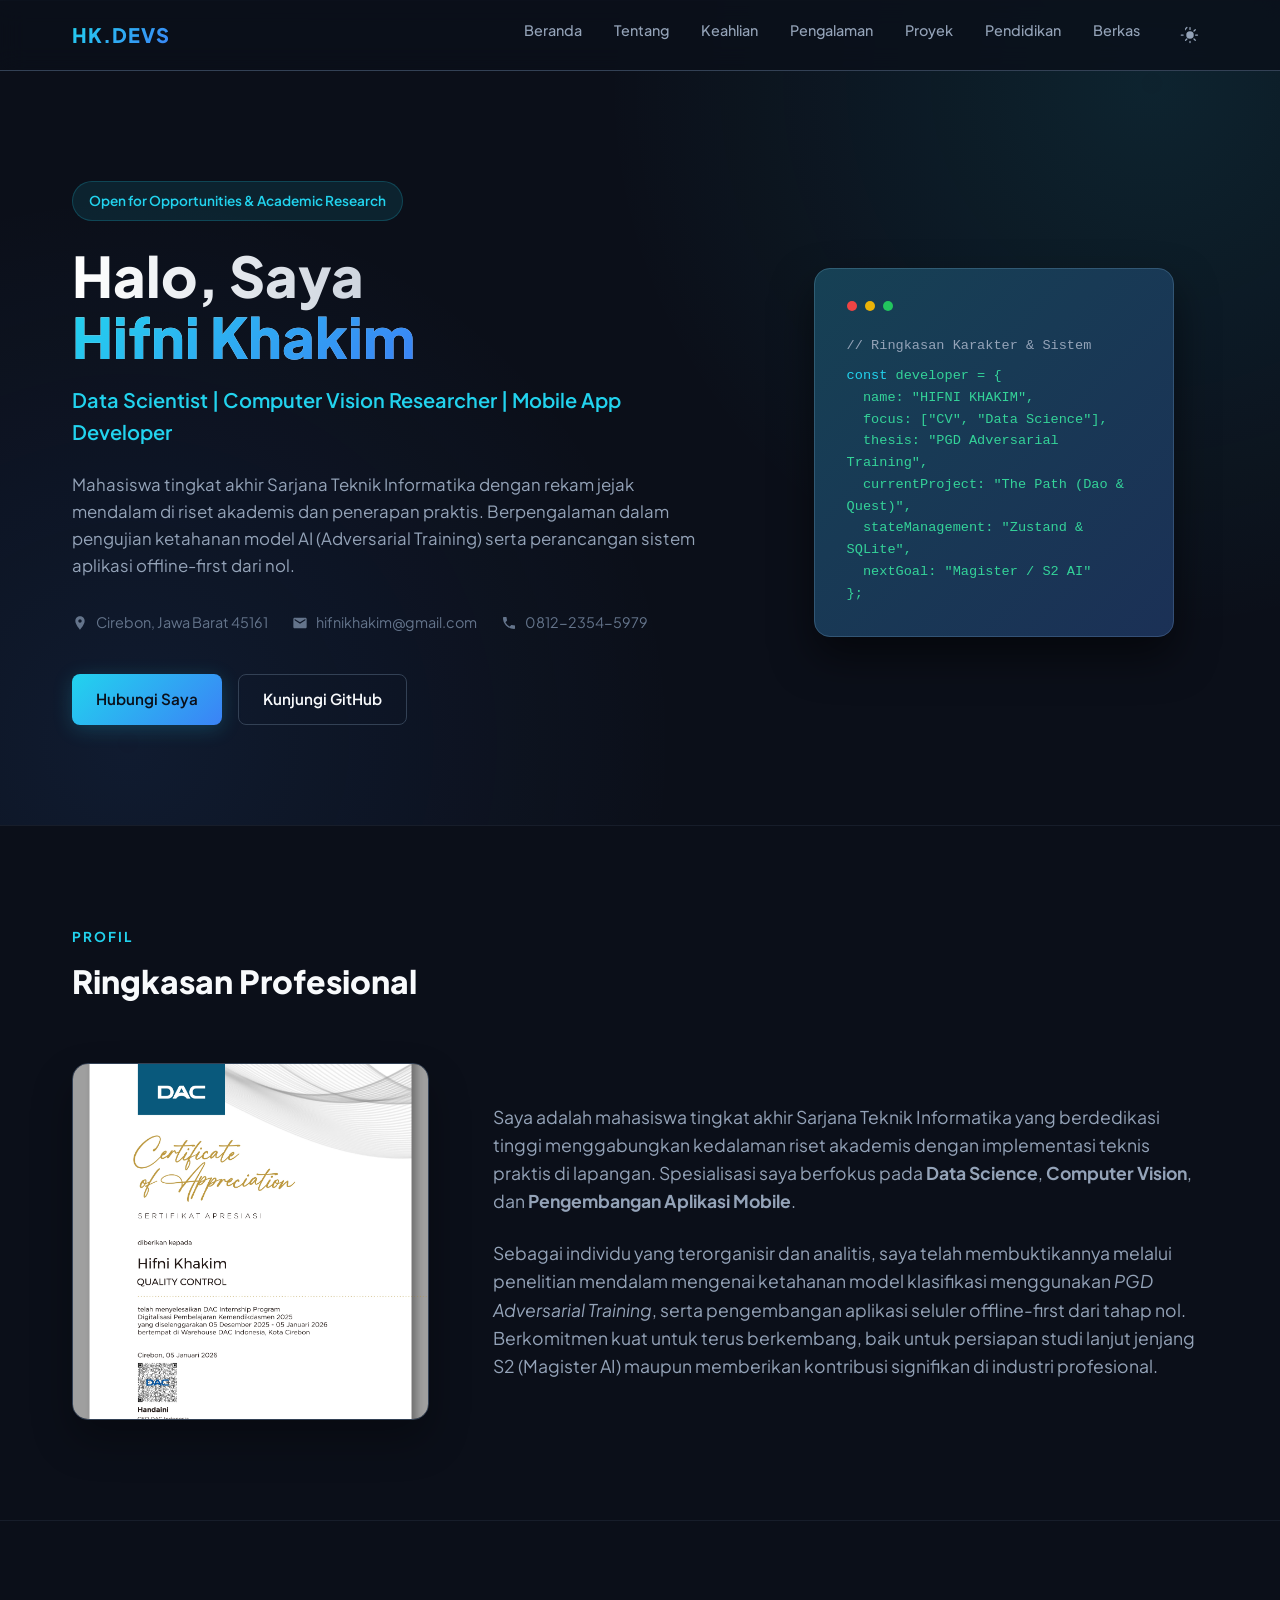
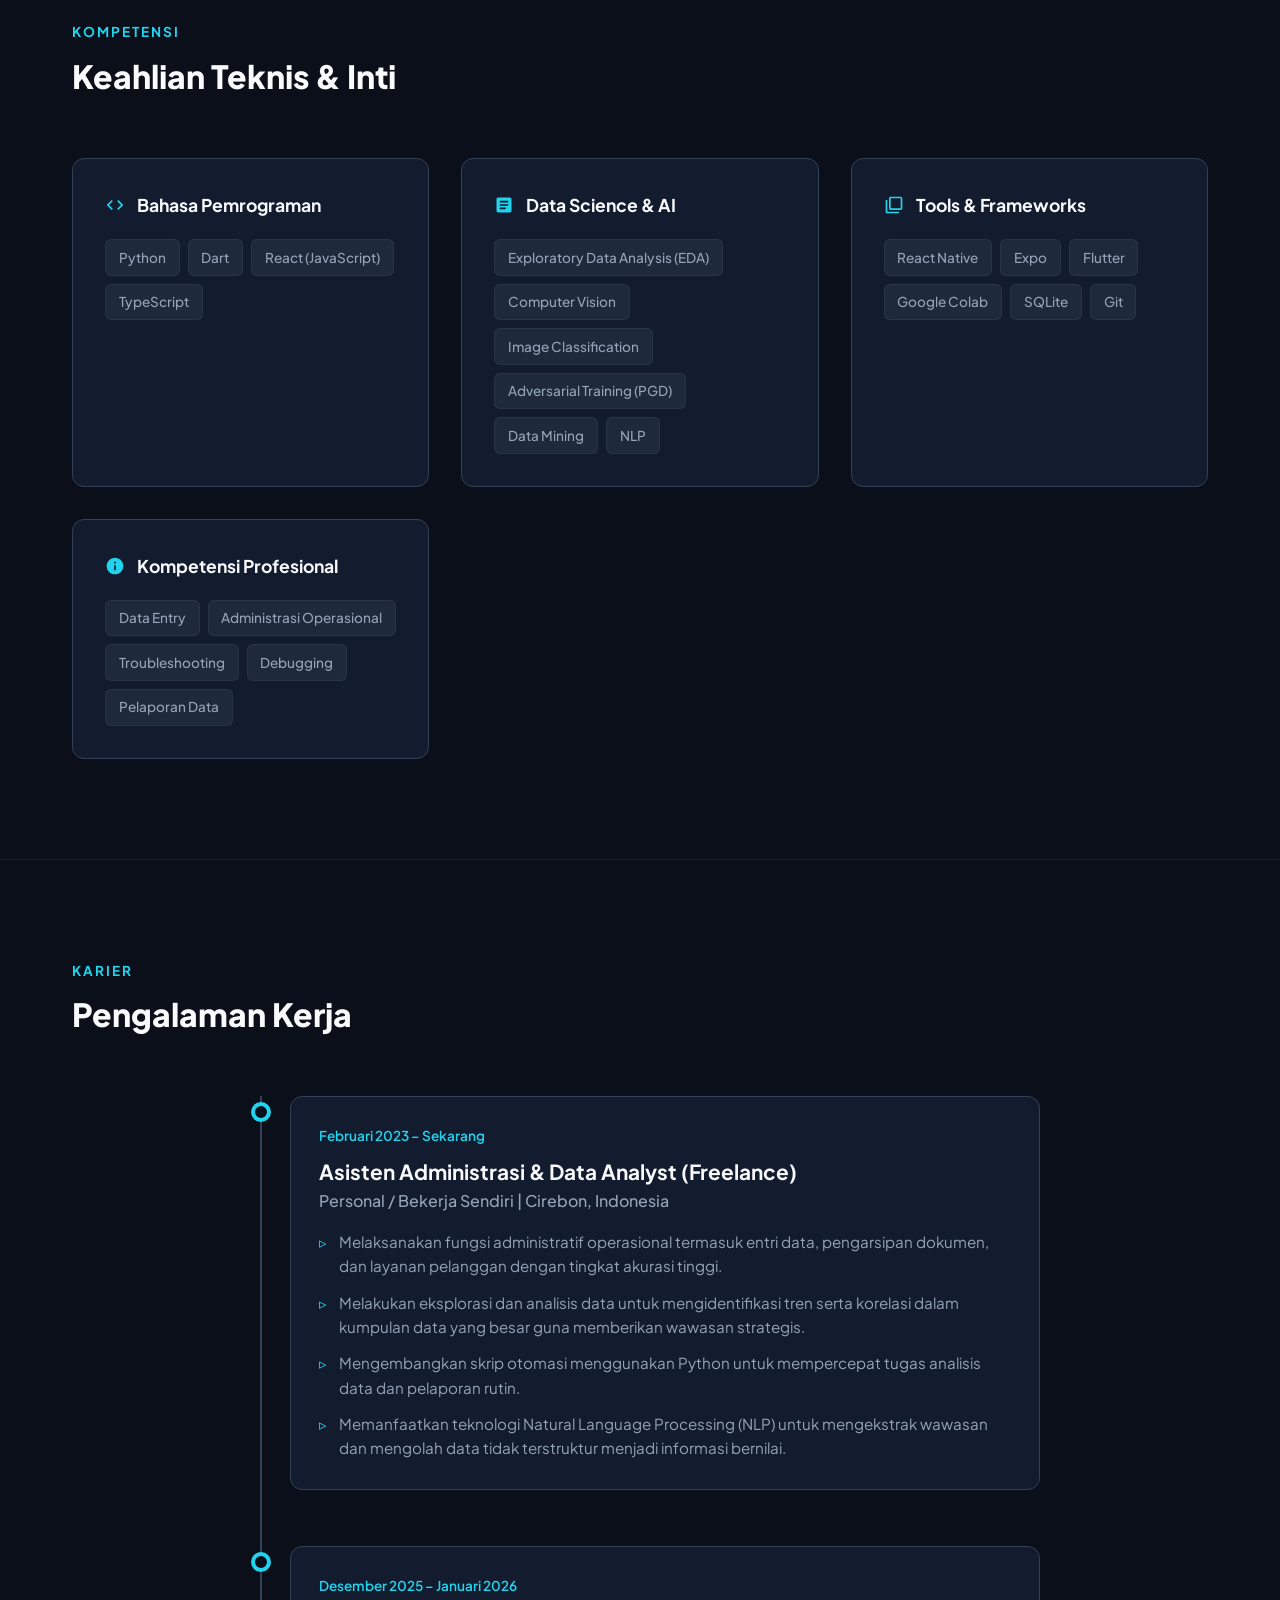
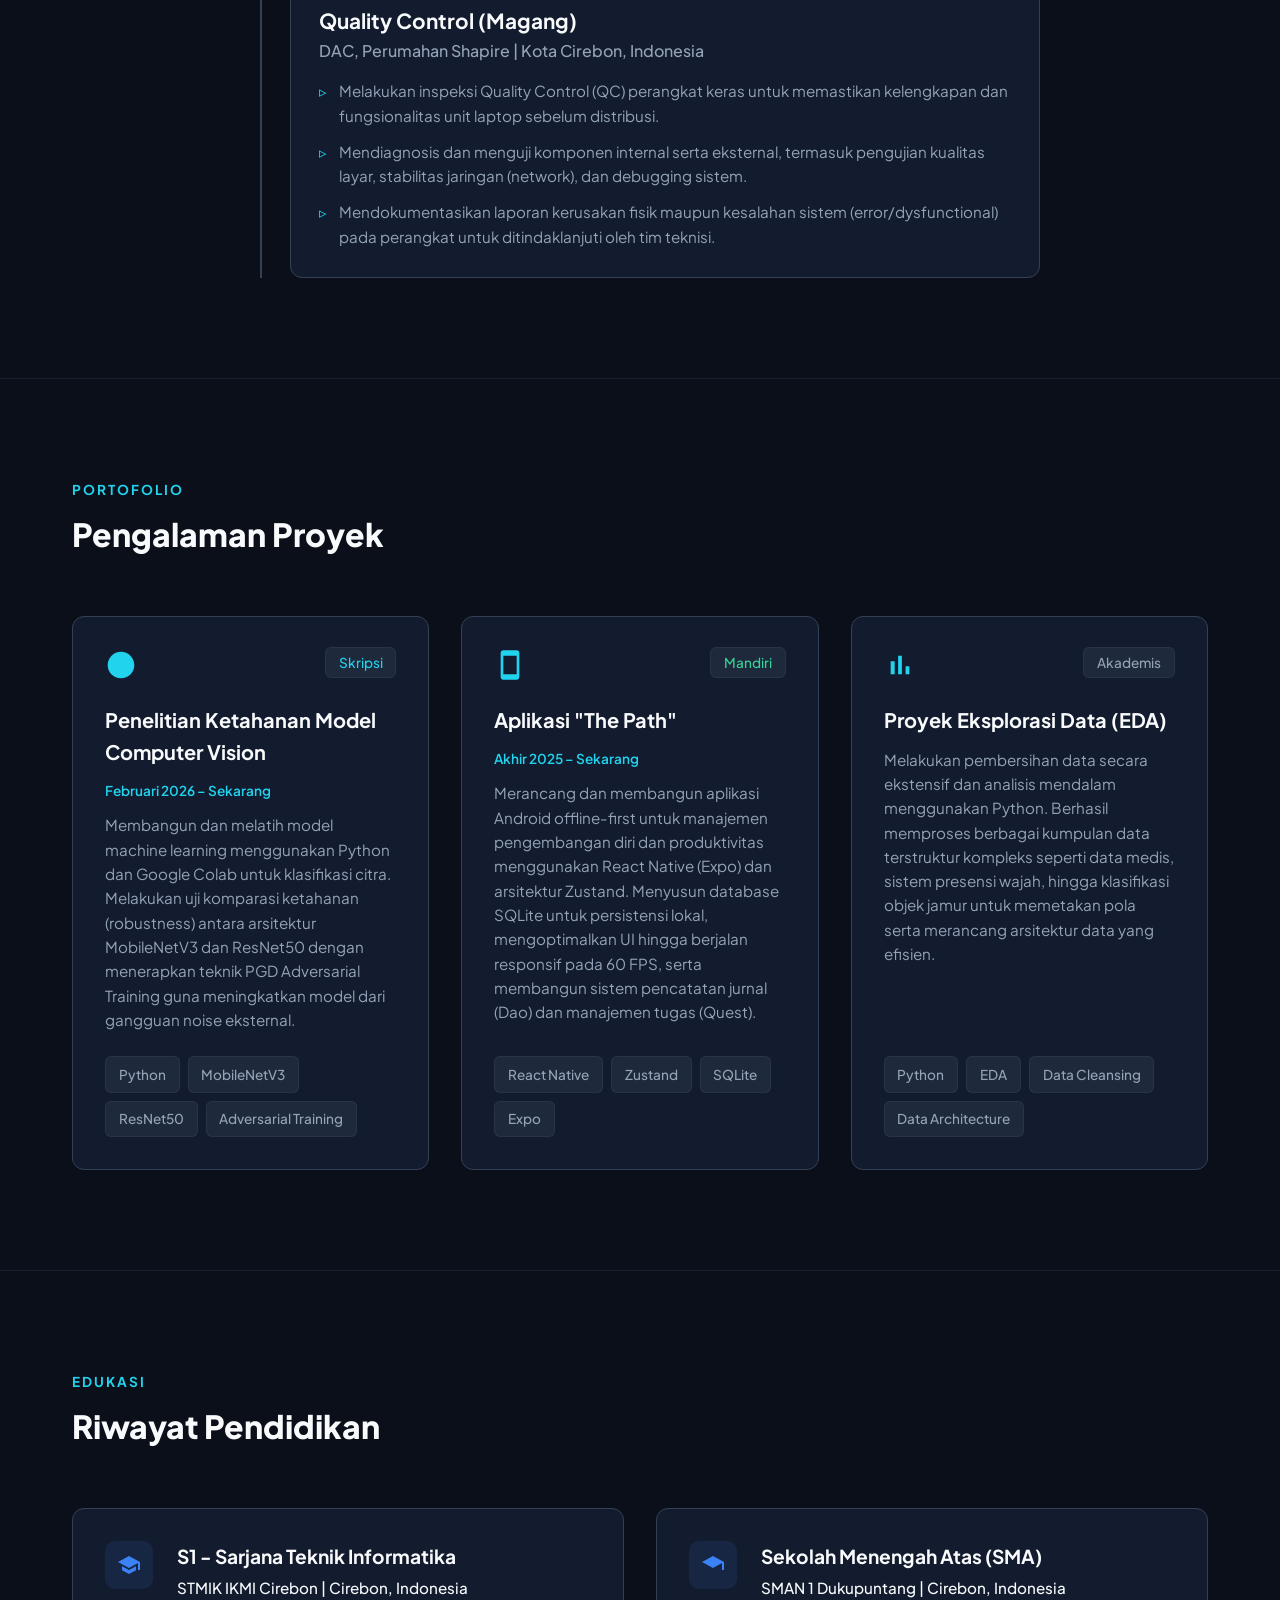
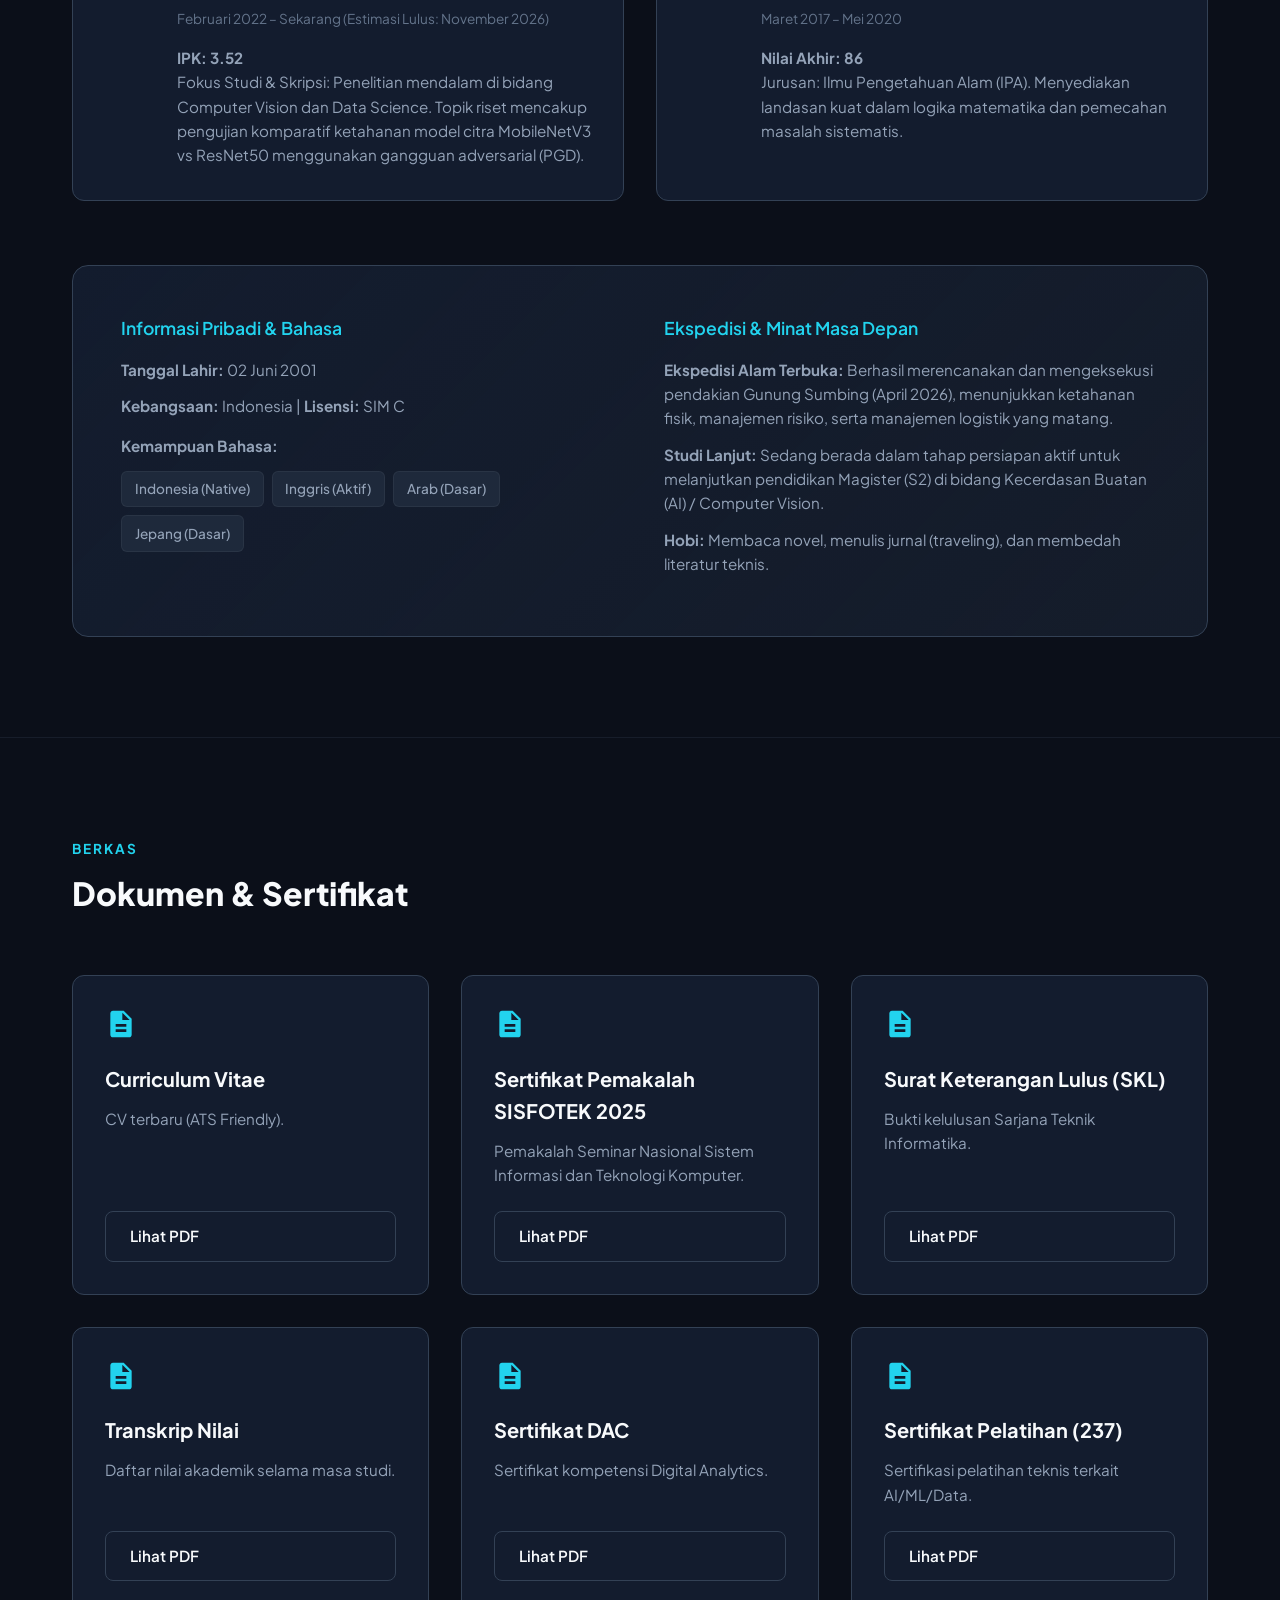
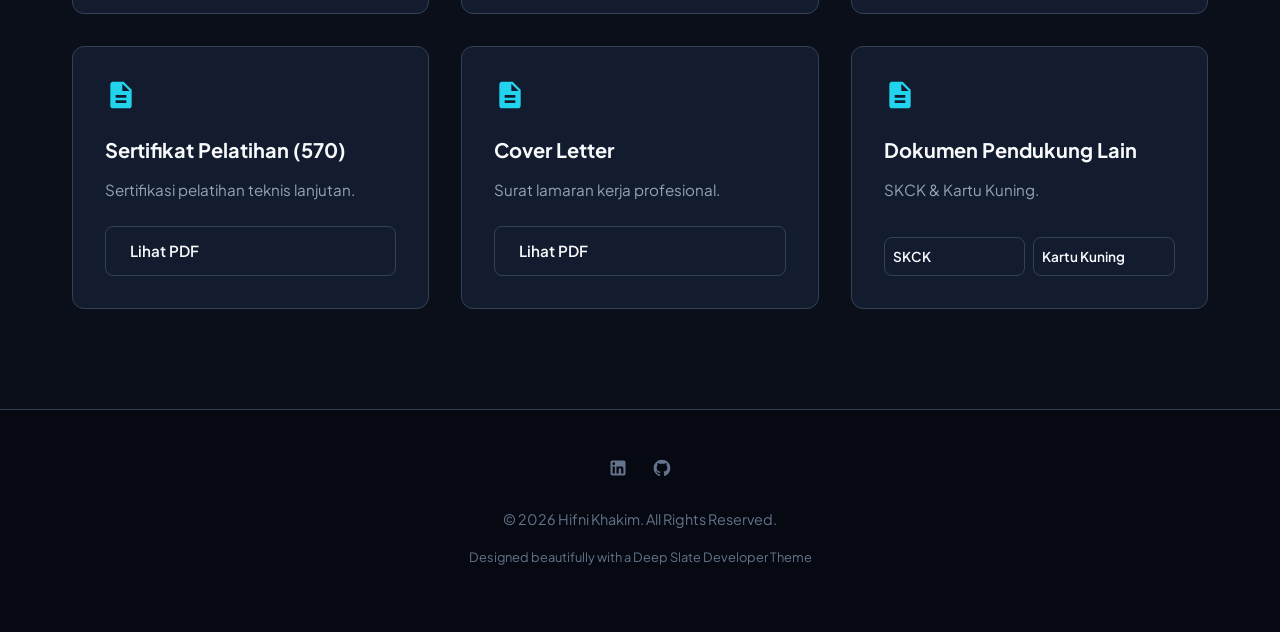
<file: index.html>
<!DOCTYPE html>
<html lang="id">
<head>
    <meta charset="UTF-8">
    <meta name="viewport" content="width=device-width, initial-scale=1.0">
    <title>Hifni Khakim | Portfolio Website</title>
    <link rel="preconnect" href="https://fonts.googleapis.com">
    <link rel="preconnect" href="https://fonts.gstatic.com" crossorigin>
    <link href="https://fonts.googleapis.com/css2?family=Plus+Jakarta+Sans:wght@300;400;500;600;700;800&display=swap" rel="stylesheet">
    <link rel="stylesheet" href="style.css">
</head>
<body>

    <!-- Header Navigation -->
    <header>
        <div class="container nav-container">
            <div class="logo">HK.DEVS</div>
            <ul class="nav-links">
                <li><a href="#hero">Beranda</a></li>
                <li><a href="#about">Tentang</a></li>
                <li><a href="#skills">Keahlian</a></li>
                <li><a href="#experience">Pengalaman</a></li>
                <li><a href="#projects">Proyek</a></li>
                <li><a href="#education">Pendidikan</a></li>
                <li><a href="#documents">Berkas</a></li>
                <li style="display: flex; align-items: center;">
                    <button id="theme-toggle" class="theme-toggle-btn" aria-label="Toggle theme">
                        <svg id="sun-icon" viewBox="0 0 24 24"><path fill="currentColor" d="M12 2.25a.75.75 0 01.75.75v2.25a.75.75 0 01-1.5 0V3a.75.75 0 01.75-.75zM7.5 12a4.5 4.5 0 119 0 4.5 4.5 0 01-9 0zM18.894 6.166a.75.75 0 00-1.06-1.06l-1.591 1.59a.75.75 0 101.06 1.061l1.591-1.59zM21.75 12a.75.75 0 01-.75.75h-2.25a.75.75 0 010-1.5H21a.75.75 0 01.75.75zM17.834 18.894a.75.75 0 001.06-1.06l-1.59-1.591a.75.75 0 10-1.061 1.06l1.59 1.591zM12 18.75a.75.75 0 01.75.75V21a.75.75 0 01-1.5 0v-1.5a.75.75 0 01.75-.75zM6.166 17.834a.75.75 0 001.06 1.06l1.591-1.59a.75.75 0 10-1.06-1.061l-1.591 1.59zM4.5 12a.75.75 0 01-.75.75H1.5a.75.75 0 010-1.5h2.25a.75.75 0 01.75.75zM6.166 6.166a.75.75 0 001.06-1.06l1.59-1.591a.75.75 0 00-1.061-1.06l-1.59 1.591z" /></svg>
                        <svg id="moon-icon" style="display:none;" viewBox="0 0 24 24"><path fill="currentColor" d="M21.752 15.002A9.718 9.718 0 0118 15.75c-5.385 0-9.75-4.365-9.75-9.75 0-1.33.266-2.597.748-3.752A9.753 9.753 0 003 11.25C3 16.635 7.365 21 12.75 21a9.753 9.753 0 009.002-5.998z" /></svg>
                    </button>
                </li>
            </ul>
        </div>
    </header>

    <!-- Hero Section -->
    <section id="hero">
        <div class="container hero-grid">
            <div>
                <span class="badge">Open for Opportunities & Academic Research</span>
                <h1 class="hero-title">Halo, Saya <br><span>Hifni Khakim</span></h1>
                <p class="hero-subtitle">Data Scientist | Computer Vision Researcher | Mobile App Developer</p>
                <p class="hero-desc">
                    Mahasiswa tingkat akhir Sarjana Teknik Informatika dengan rekam jejak mendalam di riset akademis dan penerapan praktis. Berpengalaman dalam pengujian ketahanan model AI (Adversarial Training) serta perancangan sistem aplikasi offline-first dari nol.
                </p>
                
                <div class="contact-meta">
                    <div class="contact-item">
                        <svg viewBox="0 0 24 24"><path d="M12 2C8.13 2 5 5.13 5 9c0 5.25 7 13 7 13s7-7.75 7-13c0-3.87-3.13-7-7-7zm0 9.5c-1.38 0-2.5-1.12-2.5-2.5s1.12-2.5 2.5-2.5 2.5 1.12 2.5 2.5-1.12 2.5-2.5 2.5z"/></svg>
                        Cirebon, Jawa Barat 45161
                    </div>
                    <div class="contact-item">
                        <svg viewBox="0 0 24 24"><path d="M20 4H4c-1.1 0-1.99.9-1.99 2L2 18c0 1.1.9 2 2 2h16c1.1 0 2-.9 2-2V6c0-1.1-.9-2-2-2zm0 4l-8 5-8-5V6l8 5 8-5v2z"/></svg>
                        hifnikhakim@gmail.com
                    </div>
                    <div class="contact-item">
                        <svg viewBox="0 0 24 24"><path d="M6.62 10.79c1.44 2.83 3.76 5.14 6.59 6.59l2.2-2.2c.27-.27.67-.36 1.02-.24 1.12.37 2.33.57 3.57.57.55 0 1 .45 1 1V20c0 .55-.45 1-1 1-9.39 0-17-7.61-17-17 0-.55.45-1 1-1h3.5c.55 0 1 .45 1 1 0 1.25.2 2.45.57 3.57.11.35.03.74-.25 1.02l-2.2 2.2z"/></svg>
                        0812-2354-5979
                    </div>
                </div>

                <div class="hero-cta">
                    <a href="mailto:hifnikhakim@gmail.com" class="btn btn-primary">Hubungi Saya</a>
                    <a href="https://github.com/HifniKhakim" target="_blank" class="btn btn-secondary">Kunjungi GitHub</a>
                </div>
            </div>

            <div class="hero-visual">
                <div class="tech-box">
                    <div class="tech-box-header">
                        <div class="dot dot-1"></div>
                        <div class="dot dot-2"></div>
                        <div class="dot dot-3"></div>
                    </div>
                    <div class="code-snippet">
                        <p>// Ringkasan Karakter & Sistem</p>
                        <span>const</span> developer = {<br>
                        &nbsp;&nbsp;name: <span style="color: var(--accent-emerald)">"HIFNI KHAKIM"</span>,<br>
                        &nbsp;&nbsp;focus: [<span style="color: var(--accent-emerald)">"CV"</span>, <span style="color: var(--accent-emerald)">"Data Science"</span>],<br>
                        &nbsp;&nbsp;thesis: <span style="color: var(--accent-emerald)">"PGD Adversarial Training"</span>,<br>
                        &nbsp;&nbsp;currentProject: <span style="color: var(--accent-emerald)">"The Path (Dao & Quest)"</span>,<br>
                        &nbsp;&nbsp;stateManagement: <span style="color: var(--accent-emerald)">"Zustand & SQLite"</span>,<br>
                        &nbsp;&nbsp;nextGoal: <span style="color: var(--accent-emerald)">"Magister / S2 AI"</span><br>
                        };
                    </div>
                </div>
            </div>
        </div>
    </section>

    <!-- About Section / Ringkasan -->
    <section id="about">
        <div class="container">
            <div class="section-header">
                <span class="section-tag">Profil</span>
                <h2 class="section-title">Ringkasan Profesional</h2>
            </div>
            <div class="about-grid" style="display: grid; grid-template-columns: 1fr 2fr; gap: 4rem; align-items: center;">
                <div class="about-image" style="border-radius: 16px; overflow: hidden; border: 1px solid var(--border-color); box-shadow: 0 20px 40px rgba(0,0,0,0.3);">
                    <img src="Salinan Hifni Khakim.jpg" alt="Foto Profil Hifni Khakim" style="width: 100%; height: auto; display: block; object-fit: cover; aspect-ratio: 1/1;" onerror="this.src='IMG_20260621_114857.png'">
                </div>
                <div style="color: var(--text-secondary); font-size: 1.1rem; display: flex; flex-direction: column; gap: 1.5rem;">
                    <p>
                        Saya adalah mahasiswa tingkat akhir Sarjana Teknik Informatika yang berdedikasi tinggi menggabungkan kedalaman riset akademis dengan implementasi teknis praktis di lapangan. Spesialisasi saya berfokus pada <strong>Data Science</strong>, <strong>Computer Vision</strong>, dan <strong>Pengembangan Aplikasi Mobile</strong>.
                    </p>
                    <p>
                        Sebagai individu yang terorganisir dan analitis, saya telah membuktikannya melalui penelitian mendalam mengenai ketahanan model klasifikasi menggunakan <em>PGD Adversarial Training</em>, serta pengembangan aplikasi seluler offline-first dari tahap nol. Berkomitmen kuat untuk terus berkembang, baik untuk persiapan studi lanjut jenjang S2 (Magister AI) maupun memberikan kontribusi signifikan di industri profesional.
                    </p>
                </div>
            </div>
        </div>
    </section>

    <!-- Keahlian Section -->
    <section id="skills">
        <div class="container">
            <div class="section-header">
                <span class="section-tag">Kompetensi</span>
                <h2 class="section-title">Keahlian Teknis & Inti</h2>
            </div>
            <div class="skills-grid">
                <!-- Skill Card 1 -->
                <div class="skill-card">
                    <h3>
                        <svg viewBox="0 0 24 24"><path d="M9.4 16.6L4.8 12l4.6-4.6L8 6l-6 6 6 6 1.4-1.4zm5.2 0l4.6-4.6-4.6-4.6L16 6l6 6-6 6-1.4-1.4z"/></svg>
                        Bahasa Pemrograman
                    </h3>
                    <div class="tags-container">
                        <span class="tag">Python</span>
                        <span class="tag">Dart</span>
                        <span class="tag">React (JavaScript)</span>
                        <span class="tag">TypeScript</span>
                    </div>
                </div>
                <!-- Skill Card 2 -->
                <div class="skill-card">
                    <h3>
                        <svg viewBox="0 0 24 24"><path d="M19 3H5c-1.1 0-2 .9-2 2v14c0 1.1.9 2 2 2h14c1.1 0 2-.9 2-2V5c0-1.1-.9-2-2-2zm-5 14H7v-2h7v2zm3-4H7v-2h10v2zm0-4H7V7h10v2z"/></svg>
                        Data Science & AI
                    </h3>
                    <div class="tags-container">
                        <span class="tag">Exploratory Data Analysis (EDA)</span>
                        <span class="tag">Computer Vision</span>
                        <span class="tag">Image Classification</span>
                        <span class="tag">Adversarial Training (PGD)</span>
                        <span class="tag">Data Mining</span>
                        <span class="tag">NLP</span>
                    </div>
                </div>
                <!-- Skill Card 3 -->
                <div class="skill-card">
                    <h3>
                        <svg viewBox="0 0 24 24"><path d="M4 6H2v14c0 1.1.9 2 2 2h14v-2H4V6zm16-4H8c-1.1 0-2 .9-2 2v12c0 1.1.9 2 2 2h12c1.1 0 2-.9 2-2V4c0-1.1-.9-2-2-2zm0 14H8V4h12v12z"/></svg>
                        Tools & Frameworks
                    </h3>
                    <div class="tags-container">
                        <span class="tag">React Native</span>
                        <span class="tag">Expo</span>
                        <span class="tag">Flutter</span>
                        <span class="tag">Google Colab</span>
                        <span class="tag">SQLite</span>
                        <span class="tag">Git</span>
                    </div>
                </div>
                <!-- Skill Card 4 -->
                <div class="skill-card">
                    <h3>
                        <svg viewBox="0 0 24 24"><path d="M12 2C6.48 2 2 6.48 2 12s4.48 10 10 10 10-4.48 10-10S17.52 2 12 2zm1 15h-2v-6h2v6zm0-8h-2V7h2v2z"/></svg>
                        Kompetensi Profesional
                    </h3>
                    <div class="tags-container">
                        <span class="tag">Data Entry</span>
                        <span class="tag">Administrasi Operasional</span>
                        <span class="tag">Troubleshooting</span>
                        <span class="tag">Debugging</span>
                        <span class="tag">Pelaporan Data</span>
                    </div>
                </div>
            </div>
        </div>
    </section>

    <!-- Pengalaman Kerja Section -->
    <section id="experience">
        <div class="container">
            <div class="section-header">
                <span class="section-tag">Karier</span>
                <h2 class="section-title">Pengalaman Kerja</h2>
            </div>
            <div class="timeline">
                <!-- Timeline Item 1 -->
                <div class="timeline-item">
                    <div class="timeline-dot"></div>
                    <div class="timeline-content">
                        <div class="timeline-time">Februari 2023 – Sekarang</div>
                        <h3 class="timeline-role">Asisten Administrasi & Data Analyst (Freelance)</h3>
                        <div class="timeline-company">Personal / Bekerja Sendiri | Cirebon, Indonesia</div>
                        <ul class="timeline-list">
                            <li>Melaksanakan fungsi administratif operasional termasuk entri data, pengarsipan dokumen, dan layanan pelanggan dengan tingkat akurasi tinggi.</li>
                            <li>Melakukan eksplorasi dan analisis data untuk mengidentifikasi tren serta korelasi dalam kumpulan data yang besar guna memberikan wawasan strategis.</li>
                            <li>Mengembangkan skrip otomasi menggunakan Python untuk mempercepat tugas analisis data dan pelaporan rutin.</li>
                            <li>Memanfaatkan teknologi Natural Language Processing (NLP) untuk mengekstrak wawasan dan mengolah data tidak terstruktur menjadi informasi bernilai.</li>
                        </ul>
                    </div>
                </div>
                <!-- Timeline Item 2 -->
                <div class="timeline-item">
                    <div class="timeline-dot"></div>
                    <div class="timeline-content">
                        <div class="timeline-time">Desember 2025 – Januari 2026</div>
                        <h3 class="timeline-role">Quality Control (Magang)</h3>
                        <div class="timeline-company">DAC, Perumahan Shapire | Kota Cirebon, Indonesia</div>
                        <ul class="timeline-list">
                            <li>Melakukan inspeksi Quality Control (QC) perangkat keras untuk memastikan kelengkapan dan fungsionalitas unit laptop sebelum distribusi.</li>
                            <li>Mendiagnosis dan menguji komponen internal serta eksternal, termasuk pengujian kualitas layar, stabilitas jaringan (network), dan debugging sistem.</li>
                            <li>Mendokumentasikan laporan kerusakan fisik maupun kesalahan sistem (error/dysfunctional) pada perangkat untuk ditindaklanjuti oleh tim teknisi.</li>
                        </ul>
                    </div>
                </div>
            </div>
        </div>
    </section>

    <!-- Proyek Section -->
    <section id="projects">
        <div class="container">
            <div class="section-header">
                <span class="section-tag">Portofolio</span>
                <h2 class="section-title">Pengalaman Proyek</h2>
            </div>
            <div class="projects-grid">
                <!-- Project 1 -->
                <div class="project-card">
                    <div>
                        <div class="project-header">
                            <div class="project-icon">
                                <svg viewBox="0 0 24 24"><path d="M12 22c5.52 0 10-4.48 10-10S17.52 2 12 2 2 6.48 2 12s4.48 10 10 10zm1-15h-2v6h2V7zm0 8h-2v2h2v-2z"/></svg>
                            </div>
                            <div class="project-links">
                                <span class="tag" style="color: var(--accent-cyan)">Skripsi</span>
                            </div>
                        </div>
                        <h3 class="project-title">Penelitian Ketahanan Model Computer Vision</h3>
                        <p class="timeline-time" style="margin-bottom: 0.75rem;">Februari 2026 – Sekarang</p>
                        <p class="project-desc">Membangun dan melatih model machine learning menggunakan Python dan Google Colab untuk klasifikasi citra. Melakukan uji komparasi ketahanan (robustness) antara arsitektur MobileNetV3 dan ResNet50 dengan menerapkan teknik PGD Adversarial Training guna meningkatkan model dari gangguan noise eksternal.</p>
                    </div>
                    <div class="tags-container">
                        <span class="tag">Python</span>
                        <span class="tag">MobileNetV3</span>
                        <span class="tag">ResNet50</span>
                        <span class="tag">Adversarial Training</span>
                    </div>
                </div>

                <!-- Project 2 -->
                <div class="project-card">
                    <div>
                        <div class="project-header">
                            <div class="project-icon">
                                <svg viewBox="0 0 24 24"><path d="M17 1.01L7 1c-1.1 0-2 .9-2 2v18c0 1.1.9 2 2 2h10c1.1 0 2-.9 2-2V3c0-1.1-.9-1.99-2-1.99zM17 19H7V5h10v14z"/></svg>
                            </div>
                            <div class="project-links">
                                <span class="tag" style="color: var(--accent-emerald)">Mandiri</span>
                            </div>
                        </div>
                        <h3 class="project-title">Aplikasi "The Path"</h3>
                        <p class="timeline-time" style="margin-bottom: 0.75rem;">Akhir 2025 – Sekarang</p>
                        <p class="project-desc">Merancang dan membangun aplikasi Android offline-first untuk manajemen pengembangan diri dan produktivitas menggunakan React Native (Expo) dan arsitektur Zustand. Menyusun database SQLite untuk persistensi lokal, mengoptimalkan UI hingga berjalan responsif pada 60 FPS, serta membangun sistem pencatatan jurnal (Dao) dan manajemen tugas (Quest).</p>
                    </div>
                    <div class="tags-container">
                        <span class="tag">React Native</span>
                        <span class="tag">Zustand</span>
                        <span class="tag">SQLite</span>
                        <span class="tag">Expo</span>
                    </div>
                </div>

                <!-- Project 3 -->
                <div class="project-card">
                    <div>
                        <div class="project-header">
                            <div class="project-icon">
                                <svg viewBox="0 0 24 24"><path d="M5 9.2h3V19H5zM10.6 5h2.8v14h-2.8zm5.6 8H19v6h-2.8z"/></svg>
                            </div>
                            <div class="project-links">
                                <span class="tag">Akademis</span>
                            </div>
                        </div>
                        <h3 class="project-title">Proyek Eksplorasi Data (EDA)</h3>
                        <p class="project-desc">Melakukan pembersihan data secara ekstensif dan analisis mendalam menggunakan Python. Berhasil memproses berbagai kumpulan data terstruktur kompleks seperti data medis, sistem presensi wajah, hingga klasifikasi objek jamur untuk memetakan pola serta merancang arsitektur data yang efisien.</p>
                    </div>
                    <div class="tags-container">
                        <span class="tag">Python</span>
                        <span class="tag">EDA</span>
                        <span class="tag">Data Cleansing</span>
                        <span class="tag">Data Architecture</span>
                    </div>
                </div>
            </div>
        </div>
    </section>

    <!-- Pendidikan Section -->
    <section id="education">
        <div class="container">
            <div class="section-header">
                <span class="section-tag">Edukasi</span>
                <h2 class="section-title">Riwayat Pendidikan</h2>
            </div>
            <div class="edu-grid">
                <!-- Edu 1 -->
                <div class="edu-card">
                    <div class="edu-icon">
                        <svg viewBox="0 0 24 24"><path d="M5 13.18v4L12 21l7-3.82v-4L12 17l-7-3.82zM12 3L1 9l11 6 9-4.91V17h2V9L12 3z"/></svg>
                    </div>
                    <div class="edu-details">
                        <h3>S1 - Sarjana Teknik Informatika</h3>
                        <div class="edu-inst">STMIK IKMI Cirebon | Cirebon, Indonesia</div>
                        <div class="edu-meta">Februari 2022 – Sekarang (Estimasi Lulus: November 2026)</div>
                        <div class="edu-desc">
                            <strong>IPK: 3.52</strong> <br>
                            Fokus Studi & Skripsi: Penelitian mendalam di bidang Computer Vision dan Data Science. Topik riset mencakup pengujian komparatif ketahanan model citra MobileNetV3 vs ResNet50 menggunakan gangguan adversarial (PGD).
                        </div>
                    </div>
                </div>
                <!-- Edu 2 -->
                <div class="edu-card">
                    <div class="edu-icon">
                        <svg viewBox="0 0 24 24"><path d="M12 3L1 9l11 6 9-4.91V17h2V9L12 3z"/></svg>
                    </div>
                    <div class="edu-details">
                        <h3>Sekolah Menengah Atas (SMA)</h3>
                        <div class="edu-inst">SMAN 1 Dukupuntang | Cirebon, Indonesia</div>
                        <div class="edu-meta">Maret 2017 – Mei 2020</div>
                        <div class="edu-desc">
                            <strong>Nilai Akhir: 86</strong> <br>
                            Jurusan: Ilmu Pengetahuan Alam (IPA). Menyediakan landasan kuat dalam logika matematika dan pemecahan masalah sistematis.
                        </div>
                    </div>
                </div>
            </div>

            <!-- Informasi Tambahan & Minat -->
            <div class="info-box">
                <div class="info-grid">
                    <div class="info-col">
                        <h4>Informasi Pribadi & Bahasa</h4>
                        <p><strong>Tanggal Lahir:</strong> 02 Juni 2001</p>
                        <p><strong>Kebangsaan:</strong> Indonesia | <strong>Lisensi:</strong> SIM C</p>
                        <p style="margin-top: 1rem;"><strong>Kemampuan Bahasa:</strong></p>
                        <div class="tags-container" style="margin-top: 0.5rem;">
                            <span class="tag">Indonesia (Native)</span>
                            <span class="tag">Inggris (Aktif)</span>
                            <span class="tag">Arab (Dasar)</span>
                            <span class="tag">Jepang (Dasar)</span>
                        </div>
                    </div>
                    <div class="info-col">
                        <h4>Ekspedisi & Minat Masa Depan</h4>
                        <p><strong>Ekspedisi Alam Terbuka:</strong> Berhasil merencanakan dan mengeksekusi pendakian Gunung Sumbing (April 2026), menunjukkan ketahanan fisik, manajemen risiko, serta manajemen logistik yang matang.</p>
                        <p><strong>Studi Lanjut:</strong> Sedang berada dalam tahap persiapan aktif untuk melanjutkan pendidikan Magister (S2) di bidang Kecerdasan Buatan (AI) / Computer Vision.</p>
                        <p><strong>Hobi:</strong> Membaca novel, menulis jurnal (traveling), dan membedah literatur teknis.</p>
                    </div>
                </div>
            </div>

        </div>
    </section>

    <!-- Berkas & Sertifikat -->
    <section id="documents">
        <div class="container">
            <div class="section-header">
                <span class="section-tag">Berkas</span>
                <h2 class="section-title">Dokumen & Sertifikat</h2>
            </div>
            
            <div class="projects-grid">
                <!-- Resume / CV -->
                <div class="project-card">
                    <div class="project-header">
                        <div class="project-icon">
                            <svg viewBox="0 0 24 24"><path d="M14 2H6c-1.1 0-1.99.9-1.99 2L4 20c0 1.1.89 2 1.99 2H18c1.1 0 2-.9 2-2V8l-6-6zm2 16H8v-2h8v2zm0-4H8v-2h8v2zm-3-5V3.5L18.5 9H13z"/></svg>
                        </div>
                    </div>
                    <h3 class="project-title">Curriculum Vitae</h3>
                    <p class="project-desc">CV terbaru (ATS Friendly).</p>
                    <a href="cv_hifni_khakim.pdf" class="btn btn-secondary view-pdf-btn" style="text-align: center;">Lihat PDF</a>
                </div>

                <!-- Sertifikat Pemakalah SISFOTEK -->
                <div class="project-card">
                    <div class="project-header">
                        <div class="project-icon">
                            <svg viewBox="0 0 24 24"><path d="M14 2H6c-1.1 0-1.99.9-1.99 2L4 20c0 1.1.89 2 1.99 2H18c1.1 0 2-.9 2-2V8l-6-6zm2 16H8v-2h8v2zm0-4H8v-2h8v2zm-3-5V3.5L18.5 9H13z"/></svg>
                        </div>
                    </div>
                    <h3 class="project-title">Sertifikat Pemakalah SISFOTEK 2025</h3>
                    <p class="project-desc">Pemakalah Seminar Nasional Sistem Informasi dan Teknologi Komputer.</p>
                    <a href="Hifni Khakim.pdf" class="btn btn-secondary view-pdf-btn" style="text-align: center;">Lihat PDF</a>
                </div>
                
                <!-- Surat Keterangan Lulus / Ijazah -->
                <div class="project-card">
                    <div class="project-header">
                        <div class="project-icon">
                            <svg viewBox="0 0 24 24"><path d="M14 2H6c-1.1 0-1.99.9-1.99 2L4 20c0 1.1.89 2 1.99 2H18c1.1 0 2-.9 2-2V8l-6-6zm2 16H8v-2h8v2zm0-4H8v-2h8v2zm-3-5V3.5L18.5 9H13z"/></svg>
                        </div>
                    </div>
                    <h3 class="project-title">Surat Keterangan Lulus (SKL)</h3>
                    <p class="project-desc">Bukti kelulusan Sarjana Teknik Informatika.</p>
                    <a href="skl hakim.pdf" class="btn btn-secondary view-pdf-btn" style="text-align: center;">Lihat PDF</a>
                </div>

                <!-- Transkrip Nilai -->
                <div class="project-card">
                    <div class="project-header">
                        <div class="project-icon">
                            <svg viewBox="0 0 24 24"><path d="M14 2H6c-1.1 0-1.99.9-1.99 2L4 20c0 1.1.89 2 1.99 2H18c1.1 0 2-.9 2-2V8l-6-6zm2 16H8v-2h8v2zm0-4H8v-2h8v2zm-3-5V3.5L18.5 9H13z"/></svg>
                        </div>
                    </div>
                    <h3 class="project-title">Transkrip Nilai</h3>
                    <p class="project-desc">Daftar nilai akademik selama masa studi.</p>
                    <a href="Transkrip nilai hifni.pdf" class="btn btn-secondary view-pdf-btn" style="text-align: center;">Lihat PDF</a>
                </div>

                <!-- Sertifikat DAC -->
                <div class="project-card">
                    <div class="project-header">
                        <div class="project-icon">
                            <svg viewBox="0 0 24 24"><path d="M14 2H6c-1.1 0-1.99.9-1.99 2L4 20c0 1.1.89 2 1.99 2H18c1.1 0 2-.9 2-2V8l-6-6zm2 16H8v-2h8v2zm0-4H8v-2h8v2zm-3-5V3.5L18.5 9H13z"/></svg>
                        </div>
                    </div>
                    <h3 class="project-title">Sertifikat DAC</h3>
                    <p class="project-desc">Sertifikat kompetensi Digital Analytics.</p>
                    <a href="Sertifikat DAC hifni.pdf" class="btn btn-secondary view-pdf-btn" style="text-align: center;">Lihat PDF</a>
                </div>

                <!-- Sertifikat Course 1 -->
                <div class="project-card">
                    <div class="project-header">
                        <div class="project-icon">
                            <svg viewBox="0 0 24 24"><path d="M14 2H6c-1.1 0-1.99.9-1.99 2L4 20c0 1.1.89 2 1.99 2H18c1.1 0 2-.9 2-2V8l-6-6zm2 16H8v-2h8v2zm0-4H8v-2h8v2zm-3-5V3.5L18.5 9H13z"/></svg>
                        </div>
                    </div>
                    <h3 class="project-title">Sertifikat Pelatihan (237)</h3>
                    <p class="project-desc">Sertifikasi pelatihan teknis terkait AI/ML/Data.</p>
                    <a href="sertifikat_course_237_1704702_031023100537_copy.pdf" class="btn btn-secondary view-pdf-btn" style="text-align: center;">Lihat PDF</a>
                </div>

                <!-- Sertifikat Course 2 -->
                <div class="project-card">
                    <div class="project-header">
                        <div class="project-icon">
                            <svg viewBox="0 0 24 24"><path d="M14 2H6c-1.1 0-1.99.9-1.99 2L4 20c0 1.1.89 2 1.99 2H18c1.1 0 2-.9 2-2V8l-6-6zm2 16H8v-2h8v2zm0-4H8v-2h8v2zm-3-5V3.5L18.5 9H13z"/></svg>
                        </div>
                    </div>
                    <h3 class="project-title">Sertifikat Pelatihan (570)</h3>
                    <p class="project-desc">Sertifikasi pelatihan teknis lanjutan.</p>
                    <a href="sertifikat_course_570_1704702_120923003219_copy.pdf" class="btn btn-secondary view-pdf-btn" style="text-align: center;">Lihat PDF</a>
                </div>

                <!-- Cover Letter -->
                <div class="project-card">
                    <div class="project-header">
                        <div class="project-icon">
                            <svg viewBox="0 0 24 24"><path d="M14 2H6c-1.1 0-1.99.9-1.99 2L4 20c0 1.1.89 2 1.99 2H18c1.1 0 2-.9 2-2V8l-6-6zm2 16H8v-2h8v2zm0-4H8v-2h8v2zm-3-5V3.5L18.5 9H13z"/></svg>
                        </div>
                    </div>
                    <h3 class="project-title">Cover Letter</h3>
                    <p class="project-desc">Surat lamaran kerja profesional.</p>
                    <a href="Cover Letter - Hifni Khakim.pdf" class="btn btn-secondary view-pdf-btn" style="text-align: center;">Lihat PDF</a>
                </div>

                <!-- Dokumen Pendukung (SKCK & Kartu Kuning) -->
                <div class="project-card">
                    <div class="project-header">
                        <div class="project-icon">
                            <svg viewBox="0 0 24 24"><path d="M14 2H6c-1.1 0-1.99.9-1.99 2L4 20c0 1.1.89 2 1.99 2H18c1.1 0 2-.9 2-2V8l-6-6zm2 16H8v-2h8v2zm0-4H8v-2h8v2zm-3-5V3.5L18.5 9H13z"/></svg>
                        </div>
                    </div>
                    <h3 class="project-title">Dokumen Pendukung Lain</h3>
                    <p class="project-desc">SKCK & Kartu Kuning.</p>
                    <div style="display: flex; gap: 0.5rem;">
                        <a href="skck.pdf" class="btn btn-secondary view-pdf-btn" style="flex:1; text-align: center; padding: 0.5rem; font-size: 0.85rem;">SKCK</a>
                        <a href="Kartu kuning.pdf" class="btn btn-secondary view-pdf-btn" style="flex:1; text-align: center; padding: 0.5rem; font-size: 0.85rem;">Kartu Kuning</a>
                    </div>
                </div>

            </div>
        </div>
    </section>

    <!-- Footer -->
    <footer>
        <div class="container">
            <div class="footer-socials">
                <a href="https://linkedin.com/in/hifnikhakim" target="_blank" title="LinkedIn">
                    <svg viewBox="0 0 24 24"><path d="M19 3a2 2 0 0 1 2 2v14a2 2 0 0 1-2 2H5a2 2 0 0 1-2-2V5a2 2 0 0 1 2-2h14m-.5 15.5v-5.3a3.26 3.26 0 0 0-3.26-3.26c-.85 0-1.84.52-2.32 1.3v-1.11h-2.79v8.37h2.79v-4.93c0-.77.62-1.4 1.39-1.4a1.4 1.4 0 0 1 1.4 1.4v4.93h2.79M6.88 8.56a1.68 1.68 0 0 0 1.68-1.68c0-.93-.75-1.69-1.68-1.69a1.69 1.69 0 0 0-1.69 1.69c0 .93.76 1.68 1.69 1.68m1.39 9.94v-8.37H5.5v8.37h2.77z"/></svg>
                </a>
                <a href="https://github.com/HifniKhakim" target="_blank" title="GitHub">
                    <svg viewBox="0 0 24 24"><path d="M12 2A10 10 0 0 0 2 12c0 4.42 2.87 8.17 6.84 9.5.5.08.66-.23.66-.5v-1.69c-2.77.6-3.36-1.34-3.36-1.34-.46-1.16-1.11-1.47-1.11-1.47-.9-.62.07-.6.07-.6 1 .07 1.53 1.03 1.53 1.03.9 1.52 2.34 1.07 2.91.83.1-.65.35-1.09.63-1.34-2.22-.25-4.55-1.11-4.55-4.92 0-1.11.38-2 1.03-2.71-.1-.25-.45-1.29.1-2.64 0 0 .84-.27 2.75 1.02.79-.22 1.65-.33 2.5-.33.85 0 1.71.11 2.5.33 1.91-1.29 2.75-1.02 2.75-1.02.55 1.35.2 2.39.1 2.64.65.71 1.03 1.6 1.03 2.71 0 3.82-2.34 4.66-4.57 4.91.36.31.69.92.69 1.85V21c0 .27.16.59.67.5C19.14 20.16 22 16.42 22 12A10 10 0 0 0 12 2z"/></svg>
                </a>
            </div>
            <p>&copy; 2026 Hifni Khakim. All Rights Reserved.</p>
            <p style="font-size: 0.8rem; color: var(--text-muted)">Designed beautifully with a Deep Slate Developer Theme</p>
        </div>
    </footer>

    <!-- PDF Modal -->
    <div id="pdf-modal" class="modal-overlay">
        <div class="modal-content">
            <button id="close-modal" class="close-btn">&times;</button>
            <iframe id="pdf-frame" src="" frameborder="0"></iframe>
        </div>
    </div>

    <!-- Theme Toggle Script -->
    <script>
        const themeToggleBtn = document.getElementById('theme-toggle');
        const sunIcon = document.getElementById('sun-icon');
        const moonIcon = document.getElementById('moon-icon');

        const currentTheme = localStorage.getItem('theme');
        if (currentTheme) {
            document.documentElement.setAttribute('data-theme', currentTheme);
            if (currentTheme === 'light') {
                sunIcon.style.display = 'none';
                moonIcon.style.display = 'block';
            }
        }

        themeToggleBtn.addEventListener('click', () => {
            let theme = document.documentElement.getAttribute('data-theme');
            if (theme === 'light') {
                document.documentElement.removeAttribute('data-theme');
                localStorage.setItem('theme', 'dark');
                sunIcon.style.display = 'block';
                moonIcon.style.display = 'none';
            } else {
                document.documentElement.setAttribute('data-theme', 'light');
                localStorage.setItem('theme', 'light');
                sunIcon.style.display = 'none';
                moonIcon.style.display = 'block';
            }
        });

        // PDF Modal Logic
        const pdfModal = document.getElementById('pdf-modal');
        const pdfFrame = document.getElementById('pdf-frame');
        const closeModal = document.getElementById('close-modal');
        const pdfBtns = document.querySelectorAll('.view-pdf-btn');

        pdfBtns.forEach(btn => {
            btn.addEventListener('click', (e) => {
                e.preventDefault();
                const pdfUrl = btn.getAttribute('href');
                pdfFrame.src = pdfUrl;
                pdfModal.classList.add('active');
            });
        });

        function closePdfModal() {
            pdfModal.classList.remove('active');
            setTimeout(() => { pdfFrame.src = ''; }, 300);
        }

        closeModal.addEventListener('click', closePdfModal);

        pdfModal.addEventListener('click', (e) => {
            if (e.target === pdfModal) {
                closePdfModal();
            }
        });
    </script>
</body>
</html>
</file>
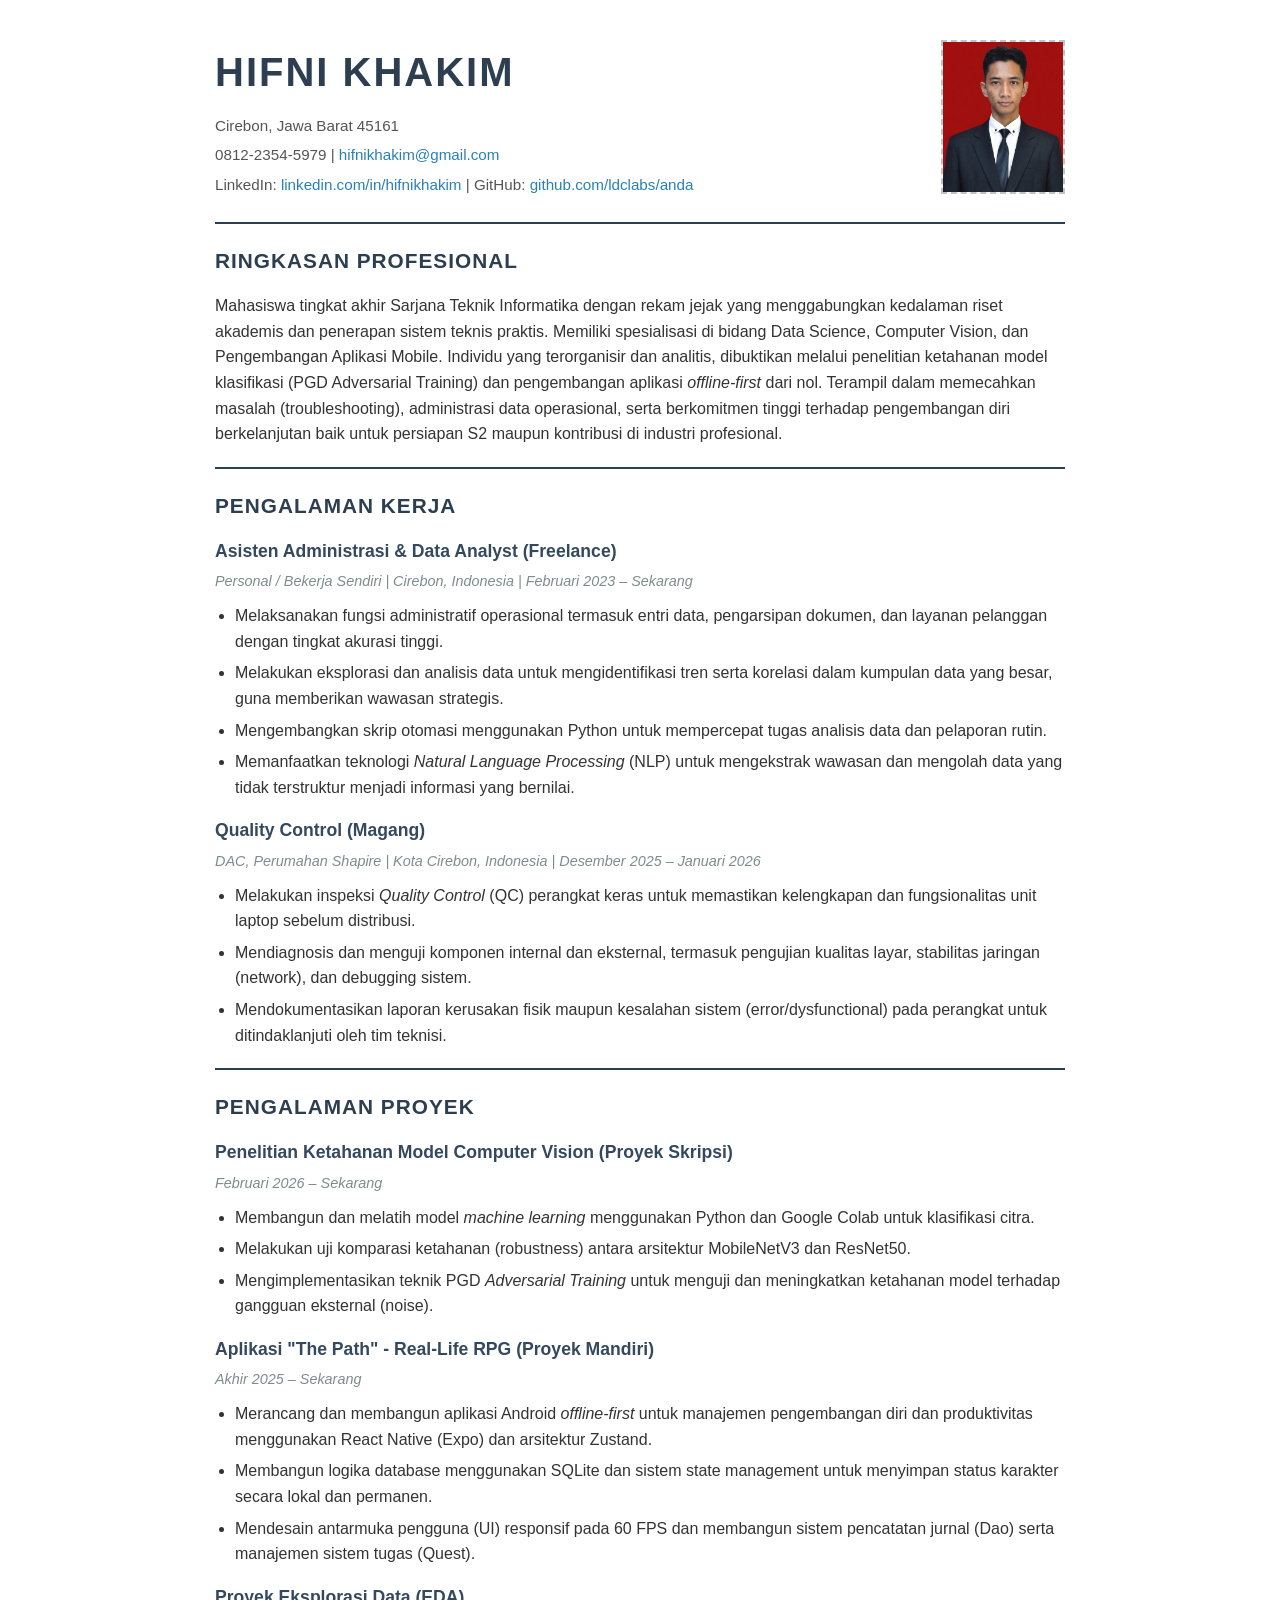
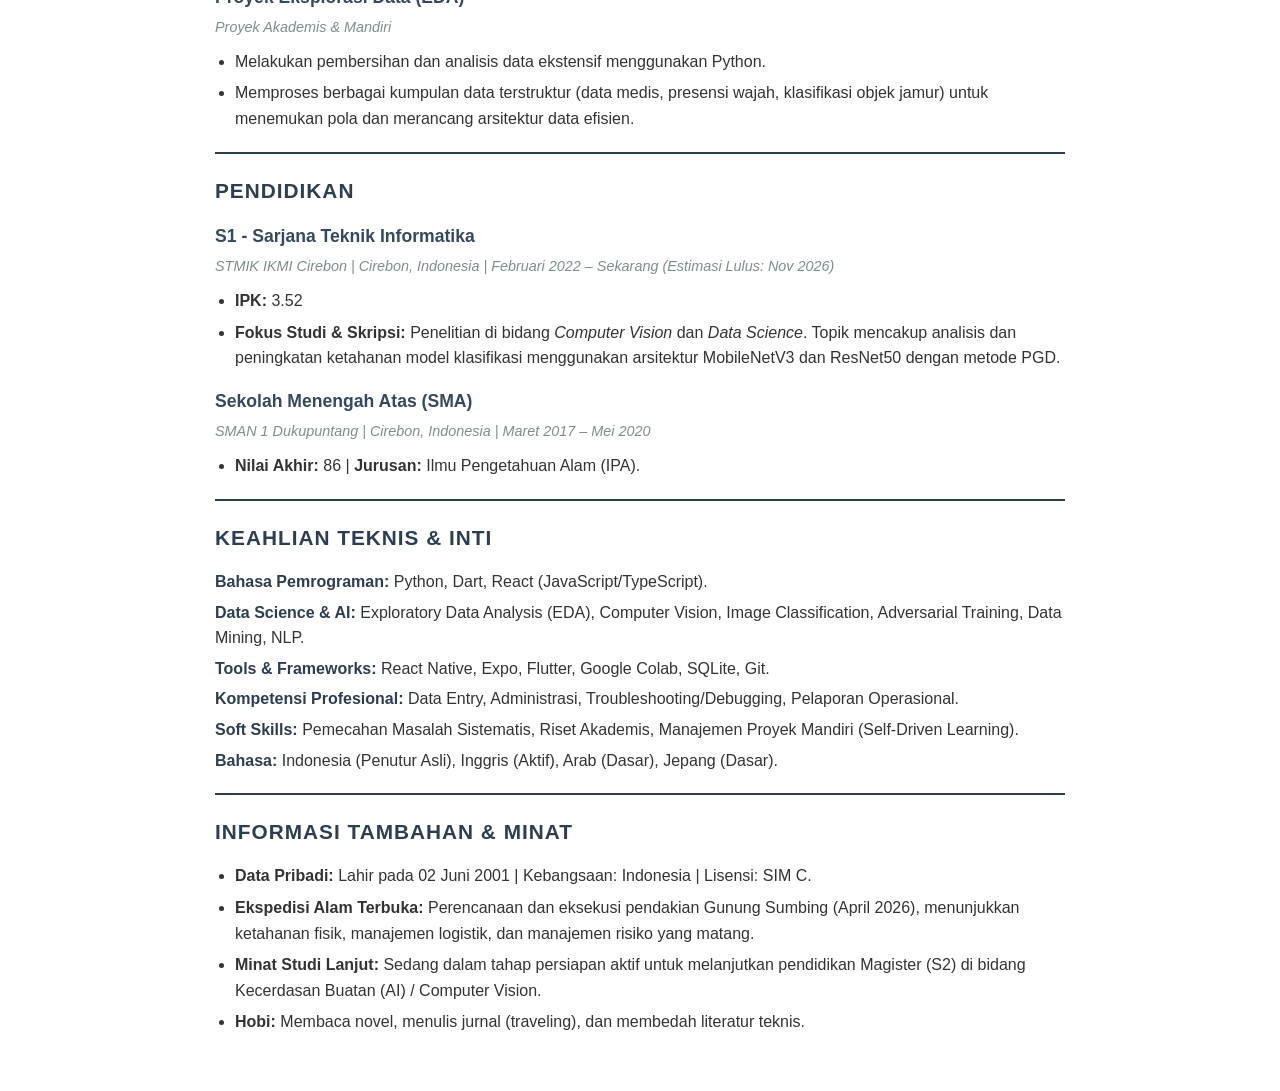
<file: cv_visual_hifni_khakim.html>
<!DOCTYPE html>
<html lang="id">
<head>
    <meta charset="UTF-8">
    <meta name="viewport" content="width=device-width, initial-scale=1.0">
    <title>CV Hifni Khakim - Visual & ATS</title>
    <style>
        body {
            font-family: 'Arial', sans-serif;
            line-height: 1.6;
            color: #333;
            max-width: 850px;
            margin: 0 auto;
            padding: 40px 20px;
            background-color: #fff;
        }
        /* Header Section with Photo Placeholder */
        .header-container {
            display: flex;
            justify-content: space-between;
            align-items: flex-start;
            margin-bottom: 20px;
        }
        .header-text {
            flex: 1;
        }
        h1 {
            font-size: 2.5em;
            margin: 0 0 10px 0;
            color: #2c3e50;
            text-transform: uppercase;
            letter-spacing: 2px;
        }
        .contact-info {
            font-size: 0.95em;
            color: #555;
            margin-bottom: 5px;
        }
        .contact-info a {
            color: #2980b9;
            text-decoration: none;
        }
        /* Photo Placeholder */
        .photo-placeholder {
            width: 120px;
            height: 150px;
            border: 2px dashed #bdc3c7;
            background-color: #f9f9f9;
            display: flex;
            align-items: center;
            justify-content: center;
            text-align: center;
            color: #7f8c8d;
            font-size: 0.8em;
            margin-left: 20px;
        }
        /* Separator Lines */
        hr {
            border: 0;
            height: 2px;
            background-color: #2c3e50;
            margin: 20px 0;
        }
        h2 {
            font-size: 1.3em;
            color: #2c3e50;
            text-transform: uppercase;
            margin-top: 0;
            margin-bottom: 15px;
            letter-spacing: 1px;
        }
        h3 {
            font-size: 1.1em;
            margin: 10px 0 5px 0;
            color: #34495e;
        }
        .date-location {
            font-style: italic;
            color: #7f8c8d;
            font-size: 0.9em;
            margin-bottom: 10px;
        }
        ul {
            margin-top: 5px;
            padding-left: 20px;
        }
        li {
            margin-bottom: 6px;
        }
        /* Grid for Skills */
        .skills-grid {
            display: grid;
            grid-template-columns: 1fr;
            gap: 5px;
        }
        .skills-grid strong {
            color: #2c3e50;
        }
    </style>
</head>
<body>

    <!-- HEADER SECTION -->
    <div class="header-container">
        <div class="header-text">
            <h1>HIFNI KHAKIM</h1>
            <div class="contact-info">Cirebon, Jawa Barat 45161</div>
            <div class="contact-info">0812-2354-5979 | <a href="mailto:hifnikhakim@gmail.com">hifnikhakim@gmail.com</a></div>
            <div class="contact-info">
                LinkedIn: <a href="https://www.linkedin.com/in/hifnikhakim" target="_blank">linkedin.com/in/hifnikhakim</a> | 
                GitHub: <a href="https://github.com/ldclabs/anda" target="_blank">github.com/ldclabs/anda</a>
            </div>
        </div>
        <!-- PHOTO PLACEHOLDER -->
        <div class="photo-placeholder">
        <img src="IMG_20260621_114857.png" alt="Hifni Khakim" style="width: 100%; height: 100%; object-fit: cover;">
        </div>
    </div>

    <hr>

    <!-- SUMMARY SECTION -->
    <h2>RINGKASAN PROFESIONAL</h2>
    <p>Mahasiswa tingkat akhir Sarjana Teknik Informatika dengan rekam jejak yang menggabungkan kedalaman riset akademis dan penerapan sistem teknis praktis. Memiliki spesialisasi di bidang Data Science, Computer Vision, dan Pengembangan Aplikasi Mobile. Individu yang terorganisir dan analitis, dibuktikan melalui penelitian ketahanan model klasifikasi (PGD Adversarial Training) dan pengembangan aplikasi <em>offline-first</em> dari nol. Terampil dalam memecahkan masalah (troubleshooting), administrasi data operasional, serta berkomitmen tinggi terhadap pengembangan diri berkelanjutan baik untuk persiapan S2 maupun kontribusi di industri profesional.</p>

    <hr>

    <!-- EXPERIENCE SECTION -->
    <h2>PENGALAMAN KERJA</h2>
    
    <h3>Asisten Administrasi & Data Analyst (Freelance)</h3>
    <div class="date-location">Personal / Bekerja Sendiri | Cirebon, Indonesia | Februari 2023 – Sekarang</div>
    <ul>
        <li>Melaksanakan fungsi administratif operasional termasuk entri data, pengarsipan dokumen, dan layanan pelanggan dengan tingkat akurasi tinggi.</li>
        <li>Melakukan eksplorasi dan analisis data untuk mengidentifikasi tren serta korelasi dalam kumpulan data yang besar, guna memberikan wawasan strategis.</li>
        <li>Mengembangkan skrip otomasi menggunakan Python untuk mempercepat tugas analisis data dan pelaporan rutin.</li>
        <li>Memanfaatkan teknologi <em>Natural Language Processing</em> (NLP) untuk mengekstrak wawasan dan mengolah data yang tidak terstruktur menjadi informasi yang bernilai.</li>
    </ul>

    <h3>Quality Control (Magang)</h3>
    <div class="date-location">DAC, Perumahan Shapire | Kota Cirebon, Indonesia | Desember 2025 – Januari 2026</div>
    <ul>
        <li>Melakukan inspeksi <em>Quality Control</em> (QC) perangkat keras untuk memastikan kelengkapan dan fungsionalitas unit laptop sebelum distribusi.</li>
        <li>Mendiagnosis dan menguji komponen internal dan eksternal, termasuk pengujian kualitas layar, stabilitas jaringan (network), dan debugging sistem.</li>
        <li>Mendokumentasikan laporan kerusakan fisik maupun kesalahan sistem (error/dysfunctional) pada perangkat untuk ditindaklanjuti oleh tim teknisi.</li>
    </ul>

    <hr>

    <!-- PROJECTS SECTION -->
    <h2>PENGALAMAN PROYEK</h2>

    <h3>Penelitian Ketahanan Model Computer Vision (Proyek Skripsi)</h3>
    <div class="date-location">Februari 2026 – Sekarang</div>
    <ul>
        <li>Membangun dan melatih model <em>machine learning</em> menggunakan Python dan Google Colab untuk klasifikasi citra.</li>
        <li>Melakukan uji komparasi ketahanan (robustness) antara arsitektur MobileNetV3 dan ResNet50.</li>
        <li>Mengimplementasikan teknik PGD <em>Adversarial Training</em> untuk menguji dan meningkatkan ketahanan model terhadap gangguan eksternal (noise).</li>
    </ul>

    <h3>Aplikasi "The Path" - Real-Life RPG (Proyek Mandiri)</h3>
    <div class="date-location">Akhir 2025 – Sekarang</div>
    <ul>
        <li>Merancang dan membangun aplikasi Android <em>offline-first</em> untuk manajemen pengembangan diri dan produktivitas menggunakan React Native (Expo) dan arsitektur Zustand.</li>
        <li>Membangun logika database menggunakan SQLite dan sistem state management untuk menyimpan status karakter secara lokal dan permanen.</li>
        <li>Mendesain antarmuka pengguna (UI) responsif pada 60 FPS dan membangun sistem pencatatan jurnal (Dao) serta manajemen sistem tugas (Quest).</li>
    </ul>

    <h3>Proyek Eksplorasi Data (EDA)</h3>
    <div class="date-location">Proyek Akademis & Mandiri</div>
    <ul>
        <li>Melakukan pembersihan dan analisis data ekstensif menggunakan Python.</li>
        <li>Memproses berbagai kumpulan data terstruktur (data medis, presensi wajah, klasifikasi objek jamur) untuk menemukan pola dan merancang arsitektur data efisien.</li>
    </ul>

    <hr>

    <!-- EDUCATION SECTION -->
    <h2>PENDIDIKAN</h2>

    <h3>S1 - Sarjana Teknik Informatika</h3>
    <div class="date-location">STMIK IKMI Cirebon | Cirebon, Indonesia | Februari 2022 – Sekarang (Estimasi Lulus: Nov 2026)</div>
    <ul>
        <li><strong>IPK:</strong> 3.52</li>
        <li><strong>Fokus Studi & Skripsi:</strong> Penelitian di bidang <em>Computer Vision</em> dan <em>Data Science</em>. Topik mencakup analisis dan peningkatan ketahanan model klasifikasi menggunakan arsitektur MobileNetV3 dan ResNet50 dengan metode PGD.</li>
    </ul>

    <h3>Sekolah Menengah Atas (SMA)</h3>
    <div class="date-location">SMAN 1 Dukupuntang | Cirebon, Indonesia | Maret 2017 – Mei 2020</div>
    <ul>
        <li><strong>Nilai Akhir:</strong> 86 | <strong>Jurusan:</strong> Ilmu Pengetahuan Alam (IPA).</li>
    </ul>

    <hr>

    <!-- SKILLS SECTION -->
    <h2>KEAHLIAN TEKNIS & INTI</h2>
    <div class="skills-grid">
        <div><strong>Bahasa Pemrograman:</strong> Python, Dart, React (JavaScript/TypeScript).</div>
        <div><strong>Data Science & AI:</strong> Exploratory Data Analysis (EDA), Computer Vision, Image Classification, Adversarial Training, Data Mining, NLP.</div>
        <div><strong>Tools & Frameworks:</strong> React Native, Expo, Flutter, Google Colab, SQLite, Git.</div>
        <div><strong>Kompetensi Profesional:</strong> Data Entry, Administrasi, Troubleshooting/Debugging, Pelaporan Operasional.</div>
        <div><strong>Soft Skills:</strong> Pemecahan Masalah Sistematis, Riset Akademis, Manajemen Proyek Mandiri (Self-Driven Learning).</div>
        <div><strong>Bahasa:</strong> Indonesia (Penutur Asli), Inggris (Aktif), Arab (Dasar), Jepang (Dasar).</div>
    </div>

    <hr>

    <!-- ADDITIONAL INFO SECTION -->
    <h2>INFORMASI TAMBAHAN & MINAT</h2>
    <ul>
        <li><strong>Data Pribadi:</strong> Lahir pada 02 Juni 2001 | Kebangsaan: Indonesia | Lisensi: SIM C.</li>
        <li><strong>Ekspedisi Alam Terbuka:</strong> Perencanaan dan eksekusi pendakian Gunung Sumbing (April 2026), menunjukkan ketahanan fisik, manajemen logistik, dan manajemen risiko yang matang.</li>
        <li><strong>Minat Studi Lanjut:</strong> Sedang dalam tahap persiapan aktif untuk melanjutkan pendidikan Magister (S2) di bidang Kecerdasan Buatan (AI) / Computer Vision.</li>
        <li><strong>Hobi:</strong> Membaca novel, menulis jurnal (traveling), dan membedah literatur teknis.</li>
    </ul>

</body>
</html>
</file>
<file: style.css>
:root {
    --bg-main: #0b0f19;
    --bg-surface: #131c2e;
    --bg-card: #1e293b;
    --text-primary: #f8fafc;
    --text-secondary: #94a3b8;
    --text-muted: #64748b;
    --accent-cyan: #22d3ee;
    --accent-emerald: #34d399;
    --accent-blue: #3b82f6;
    --border-color: #334155;
    --gradient-primary: linear-gradient(135deg, #22d3ee 0%, #3b82f6 100%);
    --gradient-text: linear-gradient(135deg, #f8fafc 30%, #94a3b8 100%);
    --gradient-title: linear-gradient(to right, #ffffff, #94a3b8);
    --header-bg: rgba(11, 15, 25, 0.8);
    --footer-bg: #060911;
    --info-bg: linear-gradient(135deg, rgba(19, 28, 46, 1) 0%, rgba(30, 41, 59, 0.5) 100%);
}

[data-theme="light"] {
    --bg-main: #f8fafc;
    --bg-surface: #ffffff;
    --bg-card: #f1f5f9;
    --text-primary: #0f172a;
    --text-secondary: #475569;
    --text-muted: #64748b;
    --accent-cyan: #0284c7;
    --accent-emerald: #059669;
    --accent-blue: #2563eb;
    --border-color: #e2e8f0;
    --gradient-primary: linear-gradient(135deg, #0284c7 0%, #2563eb 100%);
    --gradient-text: linear-gradient(135deg, #0f172a 30%, #475569 100%);
    --gradient-title: linear-gradient(to right, #0f172a, #64748b);
    --header-bg: rgba(255, 255, 255, 0.8);
    --footer-bg: #f8fafc;
    --info-bg: linear-gradient(135deg, #f1f5f9 0%, #ffffff 100%);
}

* {
    box-sizing: border-box;
    margin: 0;
    padding: 0;
    scroll-behavior: smooth;
}

body {
    font-family: 'Plus Jakarta Sans', sans-serif;
    background-color: var(--bg-main);
    color: var(--text-primary);
    line-height: 1.6;
    overflow-x: hidden;
}

a {
    color: inherit;
    text-decoration: none;
    transition: all 0.3s ease;
}

/* Layout Structure */
.container {
    max-width: 1200px;
    margin: 0 auto;
    padding: 0 2rem;
}

/* Header / Navbar */
header {
    position: fixed;
    top: 0;
    left: 0;
    width: 100%;
    background: var(--header-bg);
    backdrop-filter: blur(12px);
    border-bottom: 1px solid var(--border-color);
    z-index: 1000;
}

.nav-container {
    display: flex;
    justify-content: space-between;
    align-items: center;
    height: 70px;
}

.logo {
    font-size: 1.25rem;
    font-weight: 800;
    letter-spacing: 1px;
    background: var(--gradient-primary);
    -webkit-background-clip: text;
    -webkit-text-fill-color: transparent;
}

.nav-links {
    display: flex;
    gap: 2rem;
    list-style: none;
}

.nav-links a {
    font-size: 0.9rem;
    font-weight: 500;
    color: var(--text-secondary);
}

.nav-links a:hover, .nav-links a.active {
    color: var(--accent-cyan);
}

.theme-toggle-btn {
    background: transparent;
    border: none;
    color: var(--text-secondary);
    cursor: pointer;
    display: flex;
    align-items: center;
    justify-content: center;
    padding: 0.5rem;
    border-radius: 50%;
    transition: all 0.3s ease;
}
.theme-toggle-btn:hover {
    color: var(--accent-cyan);
    background: rgba(34, 211, 238, 0.1);
}
.theme-toggle-btn svg {
    width: 20px;
    height: 20px;
    fill: currentColor;
}

/* Hero Section */
#hero {
    padding: 180px 0 100px 0;
    background: radial-gradient(circle at 90% 10%, rgba(34, 211, 238, 0.1) 0%, transparent 40%),
                radial-gradient(circle at 10% 90%, rgba(59, 130, 246, 0.1) 0%, transparent 40%);
}

.hero-grid {
    display: grid;
    grid-template-columns: 1.2fr 0.8fr;
    gap: 4rem;
    align-items: center;
}

@media (max-width: 968px) {
    .hero-grid {
        grid-template-columns: 1fr;
        gap: 2rem;
        text-align: center;
    }
    .nav-links { display: none; }
    .hero-cta { justify-content: center; }
    .contact-meta { justify-content: center; }
}

.badge {
    display: inline-block;
    padding: 0.5rem 1rem;
    background: rgba(34, 211, 238, 0.1);
    border: 1px solid rgba(34, 211, 238, 0.2);
    color: var(--accent-cyan);
    border-radius: 50px;
    font-size: 0.85rem;
    font-weight: 600;
    margin-bottom: 1.5rem;
}

.hero-title {
    font-size: 3.5rem;
    font-weight: 800;
    line-height: 1.1;
    margin-bottom: 1rem;
    background: var(--gradient-title);
    -webkit-background-clip: text;
    -webkit-text-fill-color: transparent;
}

.hero-title span {
    background: var(--gradient-primary);
    -webkit-background-clip: text;
    -webkit-text-fill-color: transparent;
}

.hero-subtitle {
    font-size: 1.25rem;
    color: var(--accent-cyan);
    font-weight: 600;
    margin-bottom: 1.5rem;
}

.hero-desc {
    color: var(--text-secondary);
    font-size: 1.05rem;
    margin-bottom: 2rem;
    max-width: 640px;
}

.contact-meta {
    display: flex;
    flex-wrap: wrap;
    gap: 1.5rem;
    margin-bottom: 2.5rem;
    color: var(--text-muted);
    font-size: 0.9rem;
}

.contact-item {
    display: flex;
    align-items: center;
    gap: 0.5rem;
}

.contact-item svg {
    width: 16px;
    height: 16px;
    fill: var(--text-muted);
}

.hero-cta {
    display: flex;
    gap: 1rem;
}

.btn {
    display: inline-flex;
    align-items: center;
    padding: 0.75rem 1.5rem;
    border-radius: 8px;
    font-weight: 600;
    font-size: 0.95rem;
    transition: all 0.2s ease;
}

.btn-primary {
    background: var(--gradient-primary);
    color: var(--bg-main);
    box-shadow: 0 4px 20px rgba(34, 211, 238, 0.2);
}

.btn-primary:hover {
    transform: translateY(-2px);
    box-shadow: 0 6px 24px rgba(34, 211, 238, 0.3);
}

.btn-secondary {
    background: transparent;
    color: var(--text-primary);
    border: 1px solid var(--border-color);
}

.btn-secondary:hover {
    background: rgba(255, 255, 255, 0.05);
    border-color: var(--text-secondary);
}

/* Tech Card Visual Effect */
.hero-visual {
    display: flex;
    justify-content: center;
    position: relative;
}

.tech-box {
    background: var(--bg-surface);
    border: 1px solid var(--border-color);
    border-radius: 16px;
    padding: 2rem;
    width: 100%;
    max-width: 360px;
    box-shadow: 0 20px 40px rgba(0,0,0,0.5);
    position: relative;
    z-index: 2;
}

.tech-box::before {
    content: '';
    position: absolute;
    top: -1px; left: -1px; right: -1px; bottom: -1px;
    background: var(--gradient-primary);
    border-radius: 16px;
    z-index: -1;
    opacity: 0.2;
}

.tech-box-header {
    display: flex;
    gap: 0.5rem;
    margin-bottom: 1.5rem;
}

.dot {
    width: 10px; height: 10px; border-radius: 50%;
}
.dot-1 { background: #ef4444; }
.dot-2 { background: #eab308; }
.dot-3 { background: #22c55e; }

.code-snippet {
    font-family: monospace;
    font-size: 0.85rem;
    color: var(--accent-emerald);
}
.code-snippet span { color: var(--accent-cyan); }
.code-snippet p { margin-bottom: 0.5rem; color: var(--text-secondary); }

/* Sections General */
section {
    padding: 100px 0;
    border-top: 1px solid rgba(51, 65, 85, 0.3);
}

@media (max-width: 768px) {
    .about-grid {
        grid-template-columns: 1fr !important;
        gap: 2rem !important;
        text-align: center;
    }
    .about-image {
        max-width: 250px;
        margin: 0 auto;
    }
}

.section-header {
    margin-bottom: 3.5rem;
}

.section-tag {
    color: var(--accent-cyan);
    font-size: 0.85rem;
    font-weight: 700;
    text-transform: uppercase;
    letter-spacing: 2px;
    margin-bottom: 0.5rem;
    display: block;
}

.section-title {
    font-size: 2rem;
    font-weight: 800;
}

/* Skills Layout */
.skills-grid {
    display: grid;
    grid-template-columns: repeat(auto-fit, minmax(280px, 1fr));
    gap: 2rem;
}

.skill-card {
    background: var(--bg-surface);
    border: 1px solid var(--border-color);
    border-radius: 12px;
    padding: 2rem;
    transition: all 0.3s ease;
}

.skill-card:hover {
    transform: translateY(-4px);
    border-color: rgba(34, 211, 238, 0.4);
}

.skill-card h3 {
    font-size: 1.1rem;
    margin-bottom: 1.25rem;
    display: flex;
    align-items: center;
    gap: 0.75rem;
    color: var(--text-primary);
}

.skill-card h3 svg {
    width: 20px; height: 20px; fill: var(--accent-cyan);
}

.tags-container {
    display: flex;
    flex-wrap: wrap;
    gap: 0.5rem;
}

.tag {
    background: var(--bg-card);
    border: 1px solid rgba(255,255,255,0.05);
    color: var(--text-secondary);
    padding: 0.4rem 0.8rem;
    border-radius: 6px;
    font-size: 0.85rem;
    font-weight: 500;
}

.tag:hover {
    color: var(--text-primary);
    background: rgba(34, 211, 238, 0.1);
    border-color: rgba(34, 211, 238, 0.2);
}

/* Experience (Timeline) */
.timeline {
    position: relative;
    max-width: 800px;
    margin: 0 auto;
}

.timeline::before {
    content: '';
    position: absolute;
    top: 0; bottom: 0; left: 20px;
    width: 2px;
    background: var(--border-color);
}

.timeline-item {
    position: relative;
    padding-left: 50px;
    margin-bottom: 3.5rem;
}

.timeline-item:last-child {
    margin-bottom: 0;
}

.timeline-dot {
    position: absolute;
    left: 11px;
    top: 6px;
    width: 20px;
    height: 20px;
    border-radius: 50%;
    background: var(--bg-main);
    border: 4px solid var(--accent-cyan);
    z-index: 2;
}

.timeline-time {
    font-size: 0.85rem;
    color: var(--accent-cyan);
    font-weight: 600;
    margin-bottom: 0.5rem;
}

.timeline-role {
    font-size: 1.3rem;
    font-weight: 700;
    color: var(--text-primary);
}

.timeline-company {
    font-size: 1rem;
    color: var(--text-secondary);
    font-weight: 500;
    margin-bottom: 1rem;
}

.timeline-content {
    background: var(--bg-surface);
    border: 1px solid var(--border-color);
    border-radius: 12px;
    padding: 1.75rem;
}

.timeline-list {
    list-style: none;
}

.timeline-list li {
    position: relative;
    padding-left: 1.25rem;
    margin-bottom: 0.75rem;
    color: var(--text-secondary);
    font-size: 0.95rem;
}

.timeline-list li::before {
    content: '▹';
    position: absolute;
    left: 0;
    color: var(--accent-cyan);
}

.timeline-list li:last-child {
    margin-bottom: 0;
}

/* Projects Section */
.projects-grid {
    display: grid;
    grid-template-columns: repeat(auto-fit, minmax(340px, 1fr));
    gap: 2rem;
}

@media (max-width: 480px) {
    .projects-grid {
        grid-template-columns: 1fr;
    }
}

.project-card {
    background: var(--bg-surface);
    border: 1px solid var(--border-color);
    border-radius: 12px;
    padding: 2rem;
    display: flex;
    flex-direction: column;
    justify-content: space-between;
    transition: all 0.3s ease;
}

.project-card:hover {
    transform: translateY(-6px);
    border-color: rgba(34, 211, 238, 0.4);
    box-shadow: 0 12px 30px rgba(0,0,0,0.3);
}

.project-header {
    display: flex;
    justify-content: space-between;
    align-items: flex-start;
    margin-bottom: 1rem;
}

.project-icon {
    color: var(--accent-cyan);
}
.project-icon svg {
    width: 32px; height: 32px; fill: currentColor;
}

.project-links a {
    color: var(--text-secondary);
}
.project-links a:hover {
    color: var(--accent-cyan);
}
.project-links svg {
    width: 20px; height: 20px; fill: currentColor;
}

.project-title {
    font-size: 1.25rem;
    font-weight: 700;
    margin-bottom: 0.75rem;
    color: var(--text-primary);
}

.project-desc {
    color: var(--text-secondary);
    font-size: 0.95rem;
    margin-bottom: 1.5rem;
    flex-grow: 1;
}

/* Education */
.edu-grid {
    display: grid;
    grid-template-columns: repeat(auto-fit, minmax(400px, 1fr));
    gap: 2rem;
}
@media (max-width: 768px) {
    .edu-grid { grid-template-columns: 1fr; }
}

.edu-card {
    background: var(--bg-surface);
    border: 1px solid var(--border-color);
    border-radius: 12px;
    padding: 2rem;
    display: flex;
    gap: 1.5rem;
}

.edu-icon {
    background: rgba(59, 130, 246, 0.1);
    color: var(--accent-blue);
    width: 48px; height: 48px;
    border-radius: 10px;
    display: flex; align-items: center; justify-content: center;
    flex-shrink: 0;
}
.edu-icon svg { width: 24px; height: 24px; fill: currentColor; }

.edu-details h3 { font-size: 1.2rem; font-weight: 700; margin-bottom: 0.25rem;}
.edu-inst { color: var(--text-primary); font-weight: 500; margin-bottom: 0.5rem; font-size: 0.95rem; }
.edu-meta { color: var(--text-muted); font-size: 0.85rem; margin-bottom: 1rem; }
.edu-desc { color: var(--text-secondary); font-size: 0.95rem; }

/* Additional Info Footer Element */
.info-box {
    background: var(--info-bg);
    border: 1px solid var(--border-color);
    border-radius: 16px;
    padding: 3rem;
    margin-top: 4rem;
}

.info-grid {
    display: grid;
    grid-template-columns: 1fr 1fr;
    gap: 3rem;
}
@media (max-width: 768px) {
    .info-grid { grid-template-columns: 1fr; gap: 2rem; }
}

.info-col h4 {
    font-size: 1.1rem;
    color: var(--accent-cyan);
    margin-bottom: 1rem;
    font-weight: 600;
}

.info-col p {
    color: var(--text-secondary);
    font-size: 0.95rem;
    margin-bottom: 0.75rem;
}

/* Footer */
footer {
    background: var(--footer-bg);
    padding: 3rem 0;
    border-top: 1px solid var(--border-color);
    text-align: center;
    color: var(--text-muted);
    font-size: 0.9rem;
}

footer p { margin-bottom: 1rem; }
.footer-socials {
    display: flex; justify-content: center; gap: 1.5rem; margin-bottom: 1.5rem;
}
.footer-socials a { color: var(--text-muted); }
.footer-socials a:hover { color: var(--accent-cyan); }
.footer-socials svg { width: 20px; height: 20px; fill: currentColor; }

/* PDF Modal Styles */
.modal-overlay {
    position: fixed;
    top: 0; left: 0; width: 100%; height: 100%;
    background: rgba(0, 0, 0, 0.7);
    backdrop-filter: blur(5px);
    z-index: 2000;
    display: none;
    align-items: center;
    justify-content: center;
    opacity: 0;
    transition: opacity 0.3s ease;
}

.modal-overlay.active {
    display: flex;
    opacity: 1;
}

.modal-content {
    position: relative;
    width: 90%;
    max-width: 1000px;
    height: 85vh;
    background: var(--bg-surface);
    border: 1px solid var(--border-color);
    border-radius: 12px;
    box-shadow: 0 25px 50px rgba(0,0,0,0.5);
    overflow: hidden;
    display: flex;
    flex-direction: column;
}

.close-btn {
    position: absolute;
    top: 10px;
    right: 15px;
    background: rgba(0,0,0,0.5);
    color: white;
    border: none;
    font-size: 24px;
    line-height: 1;
    width: 36px;
    height: 36px;
    border-radius: 50%;
    cursor: pointer;
    z-index: 10;
    display: flex;
    align-items: center;
    justify-content: center;
    transition: all 0.2s ease;
}

.close-btn:hover {
    background: #ef4444;
}

#pdf-frame {
    width: 100%;
    height: 100%;
    border: none;
    background: #fff;
}
</file>
